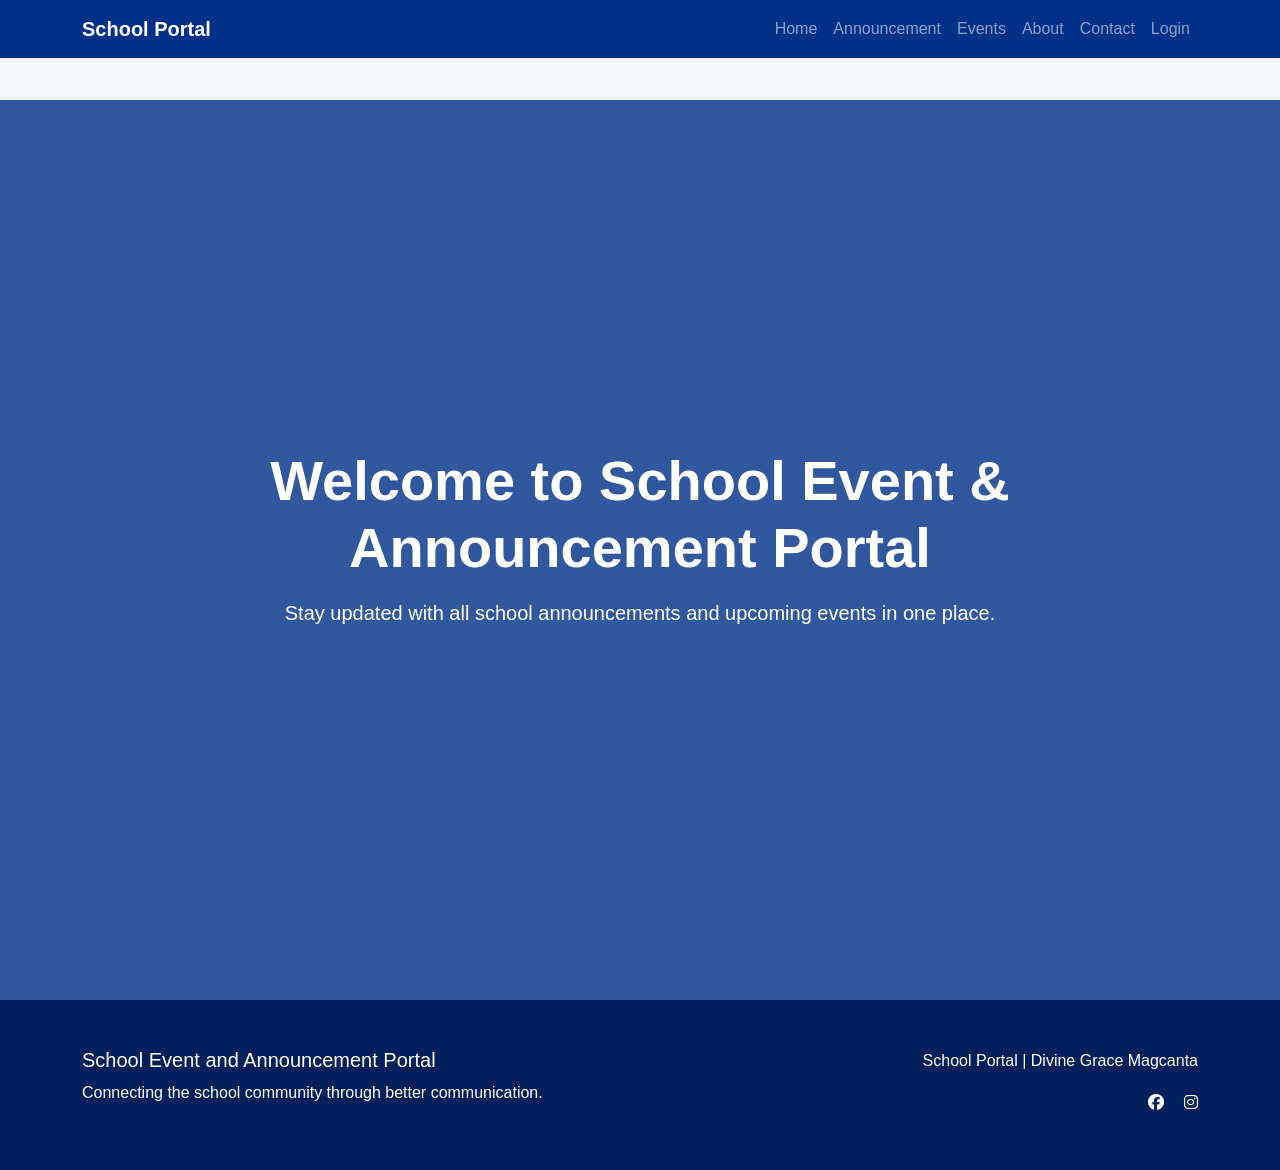
<file: index.html>
<!DOCTYPE html>
<html lang="en">
<head>
    <meta charset="UTF-8">
    <meta name="viewport" content="width=device-width, initial-scale=1.0">
    <title>School Event and Announcement Portal</title>
    <link href="https://cdn.jsdelivr.net/npm/bootstrap@5.3.3/dist/css/bootstrap.min.css" rel="stylesheet">
    <link href="https://cdnjs.cloudflare.com/ajax/libs/font-awesome/6.5.1/css/all.min.css" rel="stylesheet">
    <link rel="stylesheet" href="style.css">
</head>
    
<body>
<!-- NAVBAR -->
<nav class="navbar navbar-expand-lg navbar-dark">
    <div class="container">
        <a class="navbar-brand fw-bold" href="#">School Portal</a>
        <button class="navbar-toggler" type="button" data-bs-toggle="collapse" data-bs-target="#navbarNav">
            <span class="navbar-toggler-icon"></span>
        </button>
        <div class="collapse navbar-collapse" id="navbarNav">
            <ul class="navbar-nav ms-auto">
                <li class="nav-item"><a class="nav-link" href="index.html">Home</a></li>
                <li class="nav-item"><a class="nav-link" href="announcement.html">Announcement</a></li>
                <li class="nav-item"><a class="nav-link" href="events.html">Events</a></li>
                <li class="nav-item"><a class="nav-link" href="about.html">About</a></li>
                <li class="nav-item"><a class="nav-link" href="contact.html">Contact</a></li>
                <li class="nav-item"><a class="nav-link" href="login-register.html">Login</a></li>
            </ul>
        </div>
    </div>
</nav>

<!-- HERO / HOME SECTION -->
<section id="home" class="hero text-center">
    <div class="container">
        <h1 class="display-4 fw-bold mb-3">Welcome to School Event & Announcement Portal</h1>
        <p class="lead mb-4">Stay updated with all school announcements and upcoming events in one place.</p>
        <div class="d-flex justify-content-center gap-3">
        </div>
    </div>
</section>
</footer>

<script src="https://cdn.jsdelivr.net/npm/bootstrap@5.3.3/dist/js/bootstrap.bundle.min.js"></script>


<!-- FOOTER -->
<footer class="footer text-white py-5">
    <div class="container">
        <div class="row">
            <div class="col-md-6">
                <h5>School Event and Announcement Portal</h5>
                <p>Connecting the school community through better communication.</p>
            </div>
            <div class="col-md-6 text-md-end">
                <p>School Portal | Divine Grace Magcanta</p>
                <div>
                    <a href="#" class="text-white me-3"><i class="fab fa-facebook"></i></a>
                    <a href="#" class="text-white"><i class="fab fa-instagram"></i></a>
                </div>
            </div>
        </div>
    </div>
</footer>
</body>
</html>
</file>
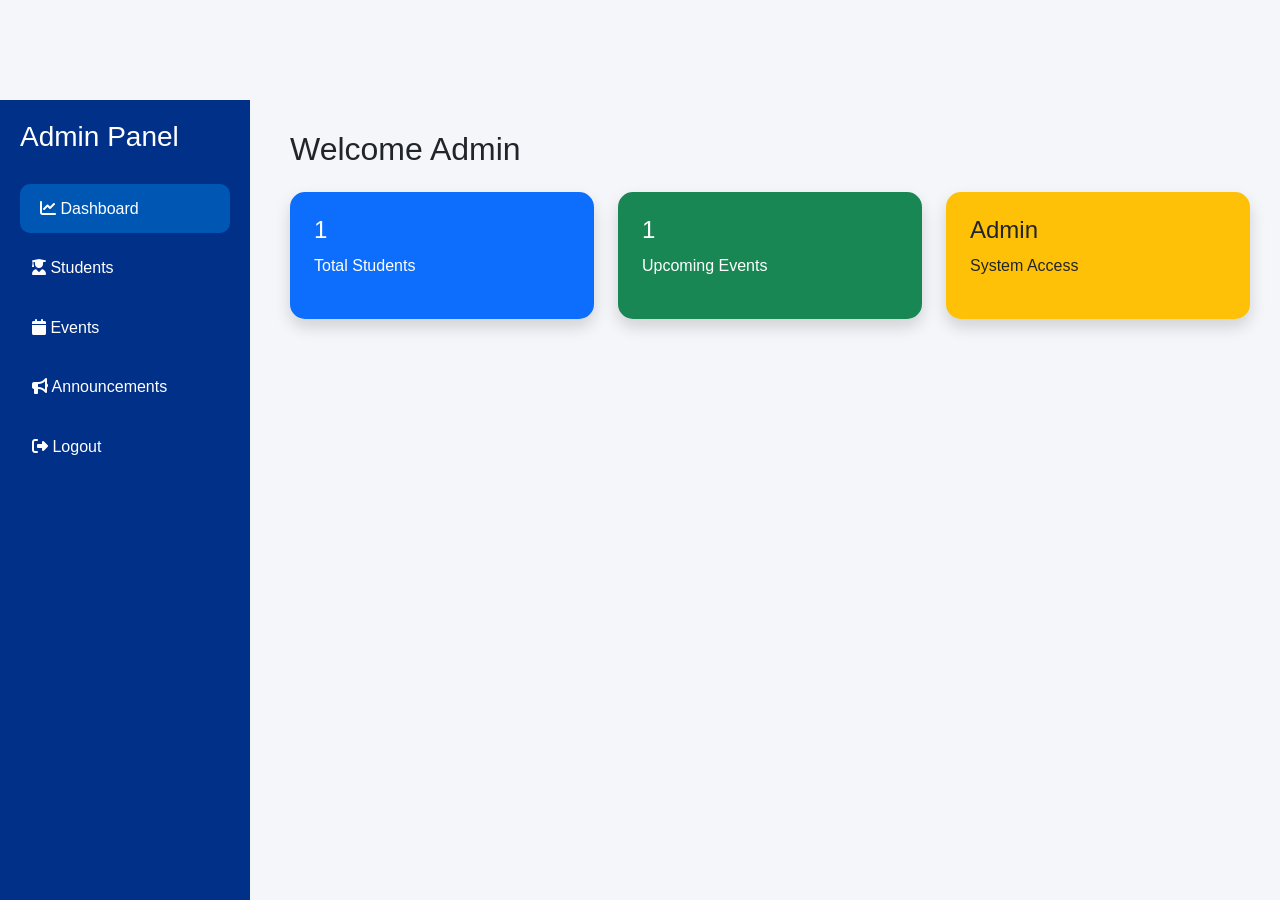
<file: admin-dashboard.html>
<!DOCTYPE html>
<html lang="en">
<head>
    <meta charset="UTF-8">
    <meta name="viewport" content="width=device-width, initial-scale=1.0">

    <title>Admin Dashboard</title>

    <!-- Bootstrap -->
    <link href="https://cdn.jsdelivr.net/npm/bootstrap@5.3.3/dist/css/bootstrap.min.css" rel="stylesheet">
    <link rel="stylesheet" href="style.css">
    <!-- Font Awesome -->
    <link href="https://cdnjs.cloudflare.com/ajax/libs/font-awesome/6.5.1/css/all.min.css" rel="stylesheet">

    <style>

        body{
            background:#f4f6f9;
            font-family:Arial, sans-serif;
            overflow-x:hidden;
        }

        /* SIDEBAR */
        .sidebar{
            width:250px;
            height:100vh;
            background:#003087;
            position:fixed;
            padding:20px;
            color:white;
        }

        .sidebar h3{
            margin-bottom:30px;
        }

        .sidebar a{
            display:block;
            color:white;
            text-decoration:none;
            padding:12px;
            border-radius:10px;
            margin-bottom:10px;
            transition:0.3s;
        }

        .sidebar a:hover,
        .sidebar a.active{
            background:#0056b3;
            padding-left:20px;
        }

        /* MAIN */
        .main-content{
            margin-left:260px;
            padding:30px;
        }

        /* CARDS */
        .card{
            border:none;
            border-radius:15px;
            transition:0.3s;
        }

        .card:hover{
            transform:translateY(-5px);
            box-shadow:0 10px 20px rgba(0,0,0,0.2);
        }

        /* SECTIONS */
        .dashboard-section{
            display:none;
            animation:fade 0.5s ease;
        }

        .dashboard-section.active{
            display:block;
        }

        @keyframes fade{
            from{
                opacity:0;
                transform:translateY(20px);
            }

            to{
                opacity:1;
                transform:translateY(0);
            }
        }

        /* MOBILE */
        @media(max-width:768px){

            .sidebar{
                width:100%;
                height:auto;
                position:relative;
            }

            .main-content{
                margin-left:0;
            }

        }

    </style>
</head>

<body>

<!-- SIDEBAR -->
<div class="sidebar">

    <h3>Admin Panel</h3>

    <a href="#" class="menu-link active" data-section="dashboardSection">
        <i class="fas fa-chart-line"></i> Dashboard
    </a>

    <a href="#" class="menu-link" data-section="studentsSection">
        <i class="fas fa-user-graduate"></i> Students
    </a>

    <a href="#" class="menu-link" data-section="eventsSection">
        <i class="fas fa-calendar"></i> Events
    </a>

    <a href="#" class="menu-link" data-section="announcementSection">
        <i class="fas fa-bullhorn"></i> Announcements
    </a>

    <a href="#" onclick="logoutAdmin()">
        <i class="fas fa-sign-out-alt"></i> Logout
    </a>

</div>

<!-- MAIN CONTENT -->
<div class="main-content">

    <!-- DASHBOARD -->
    <div id="dashboardSection" class="dashboard-section active">

        <h2 class="mb-4">Welcome Admin</h2>

        <div class="row g-4">

            <div class="col-md-4">
                <div class="card shadow p-4 bg-primary text-white">
                    <h4 id="studentCount">1</h4>
                    <p>Total Students</p>
                </div>
            </div>

            <div class="col-md-4">
                <div class="card shadow p-4 bg-success text-white">
                    <h4 id="eventCount">1</h4>
                    <p>Upcoming Events</p>
                </div>
            </div>

            <div class="col-md-4">
                <div class="card shadow p-4 bg-warning">
                    <h4>Admin</h4>
                    <p>System Access</p>
                </div>
            </div>

        </div>

    </div>

    <!-- STUDENTS -->
    <div id="studentsSection" class="dashboard-section">

        <div class="card shadow p-4">

            <div class="d-flex justify-content-between mb-3">

                <h3>Student List</h3>

                <button class="btn btn-primary"
                        data-bs-toggle="modal"
                        data-bs-target="#addStudentModal">
                    Add Student
                </button>

            </div>

            <!-- SEARCH -->
            <input type="text"
                   id="searchStudent"
                   class="form-control mb-3"
                   placeholder="Search Student..."
                   onkeyup="searchStudent()">

            <table class="table table-striped">

                <thead class="table-dark">
                    <tr>
                        <th>ID</th>
                        <th>Name</th>
                        <th>Course</th>
                        <th>Action</th>
                    </tr>
                </thead>

                <tbody id="studentTable">

                    <tr>
                        <td>2023001</td>
                        <td>Stefhanie Joy </td>
                        <td>BSIT</td>

                        <td>
                            <button class="btn btn-danger btn-sm"
                                    onclick="deleteRow(this)">
                                Delete
                            </button>
                        </td>
                    </tr>

                </tbody>

            </table>

        </div>

    </div>

    <!-- EVENTS -->
    <div id="eventsSection" class="dashboard-section">

        <div class="card shadow p-4">

            <h3 class="mb-3">Manage Events</h3>

            <input type="text"
                   id="eventInput"
                   class="form-control mb-3"
                   placeholder="Enter Event Name">

            <button class="btn btn-success mb-3"
                    onclick="addEvent()">
                Add Event
            </button>

            <ul class="list-group" id="eventList">

                <li class="list-group-item">
                    Graduation Ceremony
                </li>

            </ul>

        </div>

    </div>

    <!-- ANNOUNCEMENTS -->
    <div id="announcementSection" class="dashboard-section">

        <div class="card shadow p-4">

            <h3 class="mb-3">Announcements</h3>

            <textarea id="announcementText"
                      class="form-control mb-3"
                      rows="4"
                      placeholder="Write announcement..."></textarea>

            <button class="btn btn-primary"
                    onclick="postAnnouncement()">
                Post Announcement
            </button>

            <div id="announcementList" class="mt-4"></div>

        </div>

    </div>

</div>

<!-- ADD STUDENT MODAL -->
<div class="modal fade" id="addStudentModal">

    <div class="modal-dialog">

        <div class="modal-content">

            <div class="modal-header bg-primary text-white">

                <h5>Add Student</h5>

                <button class="btn-close btn-close-white"
                        data-bs-dismiss="modal"></button>

            </div>

            <div class="modal-body">

                <input type="text"
                       id="studentId"
                       class="form-control mb-3"
                       placeholder="Student ID">

                <input type="text"
                       id="studentName"
                       class="form-control mb-3"
                       placeholder="Student Name">

                <input type="text"
                       id="studentCourse"
                       class="form-control mb-3"
                       placeholder="Course">

                <button class="btn btn-primary w-100"
                        onclick="addStudent()">
                    Save Student
                </button>

            </div>

        </div>

    </div>

</div>

<!-- Bootstrap -->
<script src="https://cdn.jsdelivr.net/npm/bootstrap@5.3.3/dist/js/bootstrap.bundle.min.js"></script>

<script>

/* SIDEBAR NAVIGATION */

const links = document.querySelectorAll(".menu-link");

links.forEach(link => {

    link.addEventListener("click", function(e){

        e.preventDefault();

        // REMOVE ACTIVE
        links.forEach(l => l.classList.remove("active"));

        // ADD ACTIVE
        this.classList.add("active");

        // HIDE SECTIONS
        document.querySelectorAll(".dashboard-section")
        .forEach(section => {
            section.classList.remove("active");
        });

        // SHOW TARGET
        const target = this.getAttribute("data-section");

        document.getElementById(target)
        .classList.add("active");

    });

});


/* ADD STUDENT */

function addStudent(){

    const id = document.getElementById("studentId").value;
    const name = document.getElementById("studentName").value;
    const course = document.getElementById("studentCourse").value;

    if(id === "" || name === "" || course === ""){

        alert("Please fill all fields!");
        return;

    }

    const table = document.getElementById("studentTable");

    table.innerHTML += `
        <tr>
            <td>${id}</td>
            <td>${name}</td>
            <td>${course}</td>

            <td>
                <button class="btn btn-danger btn-sm"
                        onclick="deleteRow(this)">
                    Delete
                </button>
            </td>
        </tr>
    `;

    // UPDATE COUNT
    document.getElementById("studentCount").innerText =
        document.querySelectorAll("#studentTable tr").length;

    // CLEAR
    document.getElementById("studentId").value = "";
    document.getElementById("studentName").value = "";
    document.getElementById("studentCourse").value = "";

    // CLOSE MODAL
    bootstrap.Modal.getInstance(
        document.getElementById("addStudentModal")
    ).hide();

}


/* DELETE STUDENT */

function deleteRow(button){

    button.closest("tr").remove();

    document.getElementById("studentCount").innerText =
        document.querySelectorAll("#studentTable tr").length;

}


/* SEARCH STUDENT */

function searchStudent(){

    const input =
        document.getElementById("searchStudent")
        .value.toLowerCase();

    const rows =
        document.querySelectorAll("#studentTable tr");

    rows.forEach(row => {

        row.style.display =
            row.innerText.toLowerCase().includes(input)
            ? ""
            : "none";

    });

}


/* ADD EVENT */

function addEvent(){

    const input =
        document.getElementById("eventInput");

    if(input.value === ""){

        alert("Enter event!");
        return;

    }

    document.getElementById("eventList")
    .innerHTML += `
        <li class="list-group-item">
            ${input.value}
        </li>
    `;

    document.getElementById("eventCount").innerText =
        document.querySelectorAll("#eventList li").length;

    input.value = "";

}


/* POST ANNOUNCEMENT */

function postAnnouncement(){

    const text =
        document.getElementById("announcementText");

    if(text.value === ""){

        alert("Write announcement!");
        return;

    }

    document.getElementById("announcementList")
    .innerHTML += `
        <div class="alert alert-primary">
            ${text.value}
        </div>
    `;

    text.value = "";

}


/* LOGOUT */

function logoutAdmin(){

    alert("Logged out!");

    window.location.href = "index.html";

}

</script>

</body>
</html>
</file>
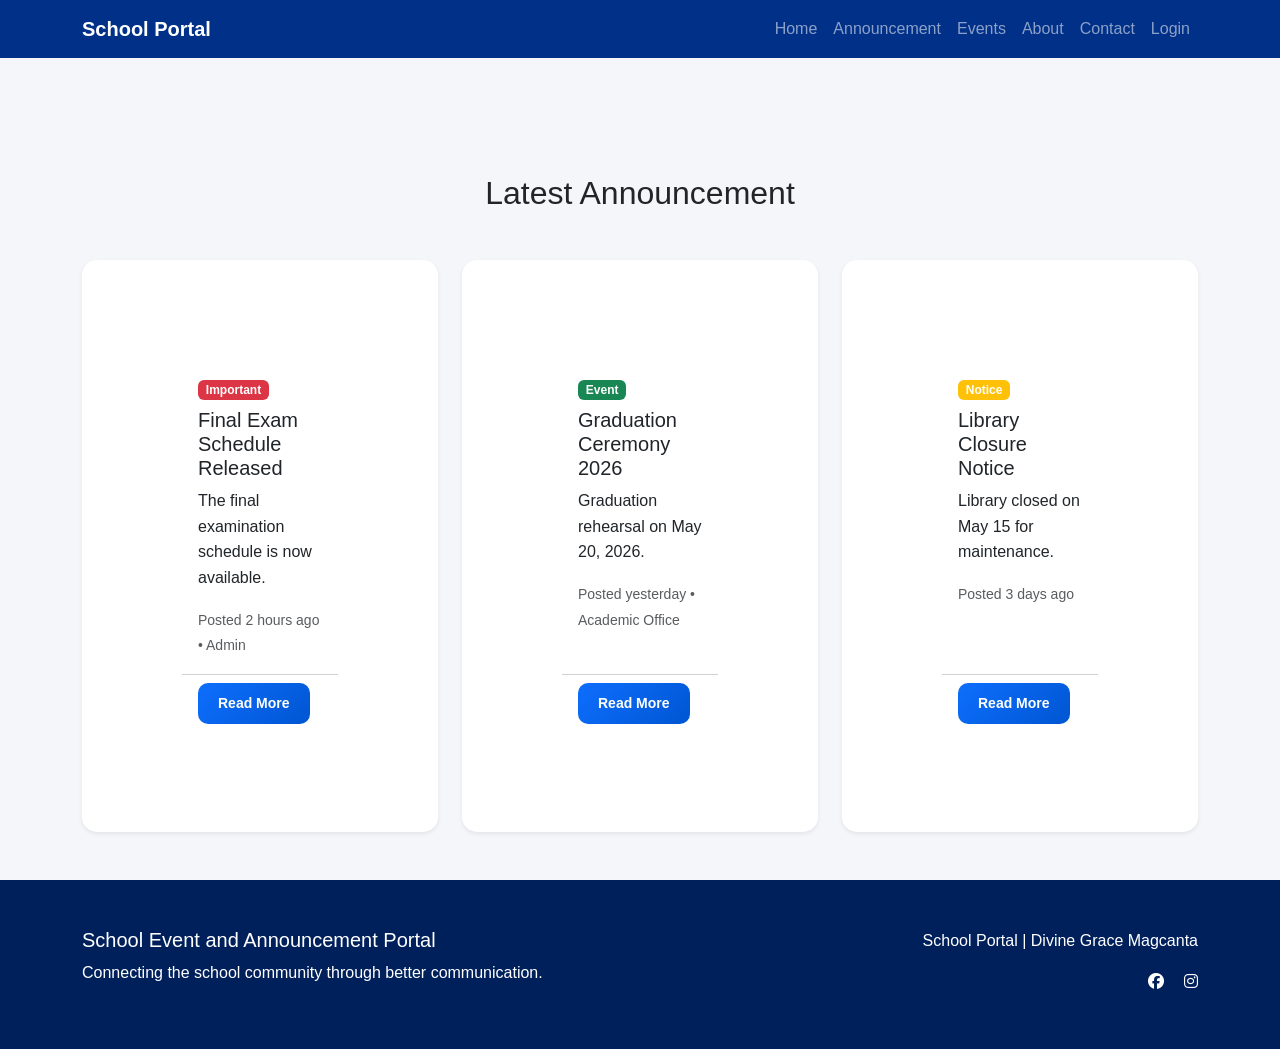
<file: announcement.html>
<!DOCTYPE html>
<html lang="en">
<head>
    <meta charset="UTF-8">
    <meta name="viewport" content="width=device-width, initial-scale=1.0">
    <title>School Event and Announcement Portal</title>
    <link href="https://cdn.jsdelivr.net/npm/bootstrap@5.3.3/dist/css/bootstrap.min.css" rel="stylesheet">
    <link href="https://cdnjs.cloudflare.com/ajax/libs/font-awesome/6.5.1/css/all.min.css" rel="stylesheet">
    <link rel="stylesheet" href="style.css">
</head>
    
<body>
<!-- NAVBAR -->
<nav class="navbar navbar-expand-lg navbar-dark">
    <div class="container">
        <a class="navbar-brand fw-bold" href="#">School Portal</a>
        <button class="navbar-toggler" type="button" data-bs-toggle="collapse" data-bs-target="#navbarNav">
            <span class="navbar-toggler-icon"></span>
        </button>
        <div class="collapse navbar-collapse" id="navbarNav">
            <ul class="navbar-nav ms-auto">
                <li class="nav-item"><a class="nav-link" href="index.html">Home</a></li>
                <li class="nav-item"><a class="nav-link" href="announcement.html">Announcement</a></li>
                <li class="nav-item"><a class="nav-link" href="events.html">Events</a></li>
                <li class="nav-item"><a class="nav-link" href="about.html">About</a></li>
                <li class="nav-item"><a class="nav-link" href="contact.html">Contact</a></li>
                <li class="nav-item"><a class="nav-link" href="login-register.html">Login</a></li>
            </ul>
        </div>
    </div>
</nav>

<!-- ANNOUNCEMENTS SECTION -->
<section id="announcement" class="py-5">
    <div class="container">
    <br>
        <h2 class="text-center mb-5">Latest Announcement</h2>
        <div class="row g-4">

            <!-- CARD 1 -->
            <div class="col-md-6 col-lg-4">
                <div class="card card-announcement h-100 shadow-sm">
                    <div class="card-body">
                        <span class="badge bg-danger mb-2">Important</span>
                        <h5 class="card-title">Final Exam Schedule Released</h5>
                        <p class="card-text">The final examination schedule is now available.</p>
                        <small class="text-muted">Posted 2 hours ago • Admin</small>
                    </div>
                    <div class="card-footer bg-white">
                        <button class="btn btn-sm btn-primary"
                                data-bs-toggle="modal"
                                data-bs-target="#modal1">
                            Read More
                        </button>
                    </div>
                </div>
            </div>

            <!-- CARD 2 -->
            <div class="col-md-6 col-lg-4">
                <div class="card card-announcement h-100 shadow-sm">
                    <div class="card-body">
                        <span class="badge bg-success mb-2">Event</span>
                        <h5 class="card-title">Graduation Ceremony 2026</h5>
                        <p class="card-text">Graduation rehearsal on May 20, 2026.</p>
                        <small class="text-muted">Posted yesterday • Academic Office</small>
                    </div>
                    <div class="card-footer bg-white">
                        <button class="btn btn-sm btn-primary"
                                data-bs-toggle="modal"
                                data-bs-target="#modal2">
                            Read More
                        </button>
                    </div>
                </div>
            </div>

            <!-- CARD 3 -->
            <div class="col-md-6 col-lg-4">
                <div class="card card-announcement h-100 shadow-sm">
                    <div class="card-body">
                        <span class="badge bg-warning mb-2">Notice</span>
                        <h5 class="card-title">Library Closure Notice</h5>
                        <p class="card-text">Library closed on May 15 for maintenance.</p>
                        <small class="text-muted">Posted 3 days ago</small>
                    </div>
                    <div class="card-footer bg-white">
                        <button class="btn btn-sm btn-primary"
                                data-bs-toggle="modal"
                                data-bs-target="#modal3">
                            Read More
                        </button>
                    </div>
                </div>
            </div>

        </div>
    </div>
</section>

<!-- MODAL 1 -->
<div class="modal fade" id="modal1" tabindex="-1">
  <div class="modal-dialog">
    <div class="modal-content">
      <div class="modal-header">
        <h5 class="modal-title">Final Exam Schedule</h5>
        <button type="button" class="btn-close" data-bs-dismiss="modal"></button>
      </div>
      <div class="modal-body">
        The final examination schedule is now available. Please check your dashboard for complete subject schedules.
      </div>
    </div>
  </div>
</div>

<!-- MODAL 2 -->
<div class="modal fade" id="modal2" tabindex="-1">
  <div class="modal-dialog">
    <div class="modal-content">
      <div class="modal-header">
        <h5 class="modal-title">Graduation Ceremony 2026</h5>
        <button type="button" class="btn-close" data-bs-dismiss="modal"></button>
      </div>
      <div class="modal-body">
        All graduating students must attend the rehearsal on May 20, 2026 at the main auditorium.
      </div>
    </div>
  </div>
</div>

<!-- MODAL 3 -->
<div class="modal fade" id="modal3" tabindex="-1">
  <div class="modal-dialog">
    <div class="modal-content">
      <div class="modal-header">
        <h5 class="modal-title">Library Closure</h5>
        <button type="button" class="btn-close" data-bs-dismiss="modal"></button>
      </div>
      <div class="modal-body">
        The library will be closed for maintenance. Online resources are still accessible.
      </div>
    </div>
  </div>
</div>

<!-- Bootstrap JS (IMPORTANT) -->
<script src="https://cdn.jsdelivr.net/npm/bootstrap@5.3.3/dist/js/bootstrap.bundle.min.js"></script>


<!-- FOOTER -->
<footer class="footer text-white py-5">
    <div class="container">
        <div class="row">
            <div class="col-md-6">
                <h5>School Event and Announcement Portal</h5>
                <p>Connecting the school community through better communication.</p>
            </div>
            <div class="col-md-6 text-md-end">
                <p>School Portal | Divine Grace Magcanta</p>
                <div>
                    <a href="#" class="text-white me-3"><i class="fab fa-facebook"></i></a>
                    <a href="#" class="text-white"><i class="fab fa-instagram"></i></a>
                </div>
            </div>
        </div>
    </div>
</footer>
</body>
</html>
</file>
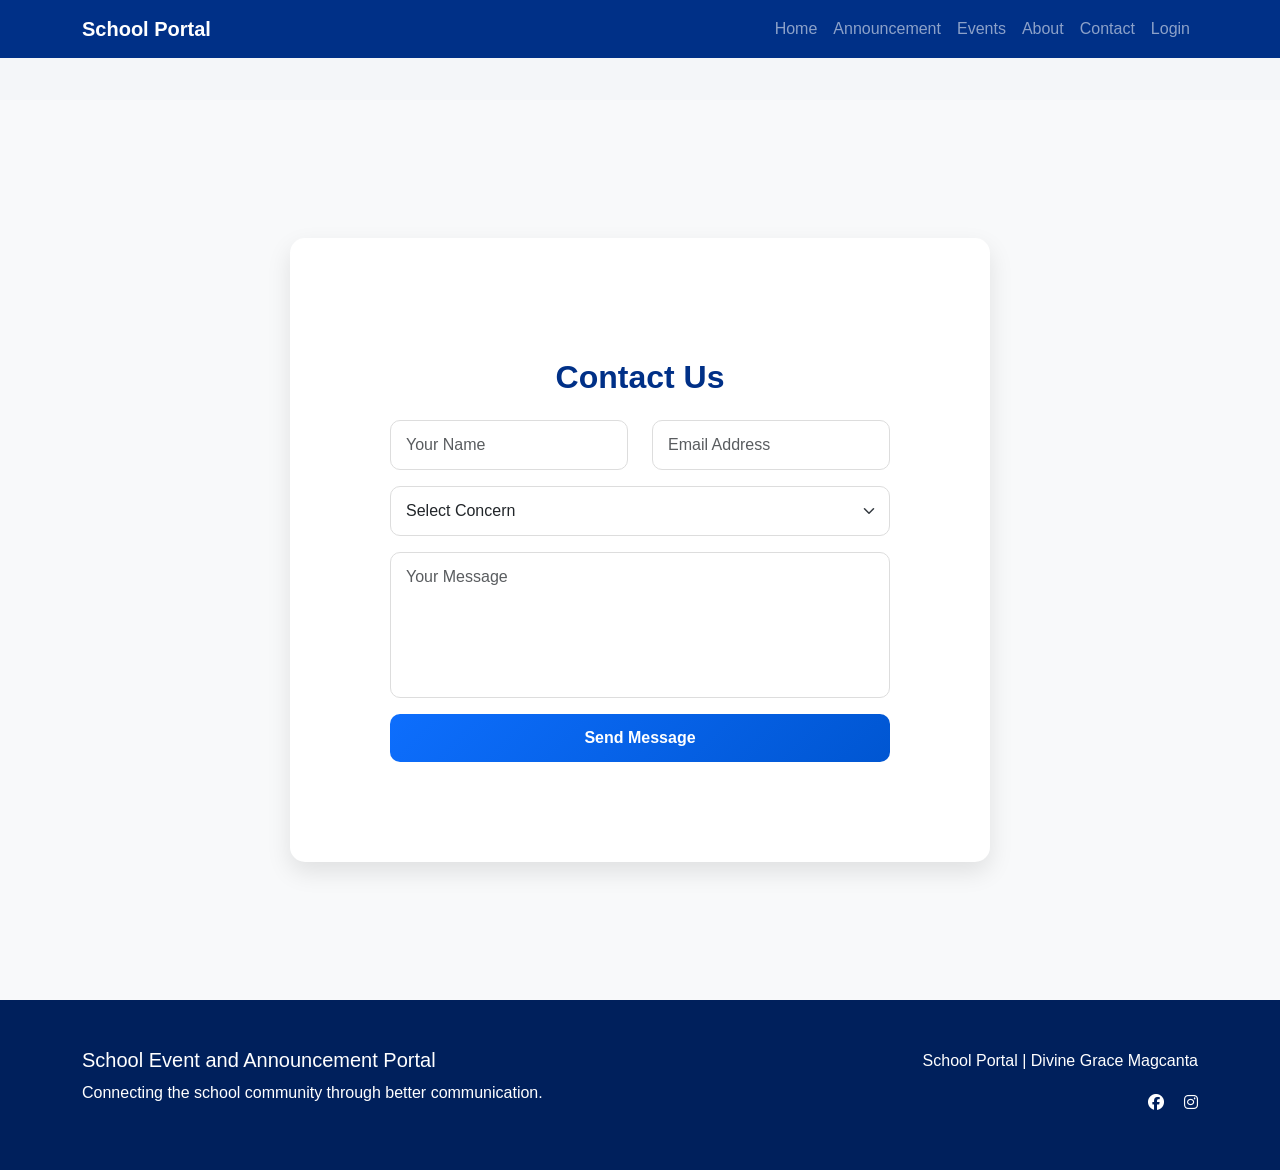
<file: contact.html>
<!DOCTYPE html>
<html lang="en">
<head>
    <meta charset="UTF-8">
    <meta name="viewport" content="width=device-width, initial-scale=1.0">
    <title>School Event and Announcement Portal</title>
    <link href="https://cdn.jsdelivr.net/npm/bootstrap@5.3.3/dist/css/bootstrap.min.css" rel="stylesheet">
    <link href="https://cdnjs.cloudflare.com/ajax/libs/font-awesome/6.5.1/css/all.min.css" rel="stylesheet">
    <link rel="stylesheet" href="style.css">
</head>
    
<body>
<!-- NAVBAR -->
<nav class="navbar navbar-expand-lg navbar-dark">
    <div class="container">
        <a class="navbar-brand fw-bold" href="#">School Portal</a>
        <button class="navbar-toggler" type="button" data-bs-toggle="collapse" data-bs-target="#navbarNav">
            <span class="navbar-toggler-icon"></span>
        </button>
        <div class="collapse navbar-collapse" id="navbarNav">
            <ul class="navbar-nav ms-auto">
                <li class="nav-item"><a class="nav-link" href="index.html">Home</a></li>
                <li class="nav-item"><a class="nav-link" href="announcement.html">Announcement</a></li>
                <li class="nav-item"><a class="nav-link" href="events.html">Events</a></li>
                <li class="nav-item"><a class="nav-link" href="about.html">About</a></li>
                <li class="nav-item"><a class="nav-link" href="contact.html">Contact</a></li>
                <li class="nav-item"><a class="nav-link" href="login-register.html">Login</a></li>
            </ul>
        </div>
    </div>
</nav>

<!-- CONTACT SECTION -->
<section id="contact" class="py-5 bg-light">
    <div class="container">
        <div class="row">
            <div class="col-lg-8 mx-auto">
                <h2 class="text-center mb-4">Contact Us</h2>

                <!-- FORM -->
                <form id="contactForm">

                    <div class="row">
                        <div class="col-md-6 mb-3">
                            <input type="text" class="form-control" id="name" placeholder="Your Name" required>
                        </div>
                        <div class="col-md-6 mb-3">
                            <input type="email" class="form-control" id="email" placeholder="Email Address" required>
                        </div>
                    </div>

                    <div class="mb-3">
                        <select class="form-select" id="subject" required>
                            <option value="">Select Concern</option>
                            <option>General Inquiry</option>
                            <option>Technical Issue</option>
                            <option>Event Suggestion</option>
                        </select>
                    </div>

                    <div class="mb-3">
                        <textarea class="form-control" id="message" rows="5" placeholder="Your Message" required></textarea>
                    </div>

                    <button type="submit" class="btn btn-primary w-100">
                        Send Message
                    </button>

                </form>

            </div>
        </div>
    </div>
</section>

<!-- FOOTER -->
<footer class="footer text-white py-5">
    <div class="container">
        <div class="row">
            <div class="col-md-6">
                <h5>School Event and Announcement Portal</h5>
                <p>Connecting the school community through better communication.</p>
            </div>
            <div class="col-md-6 text-md-end">
                <p>School Portal | Divine Grace Magcanta</p>
                <div>
                    <a href="#" class="text-white me-3"><i class="fab fa-facebook"></i></a>
                    <a href="#" class="text-white"><i class="fab fa-instagram"></i></a>
                </div>
            </div>
        </div>
    </div>
</footer>
</body>
</html>
</file>
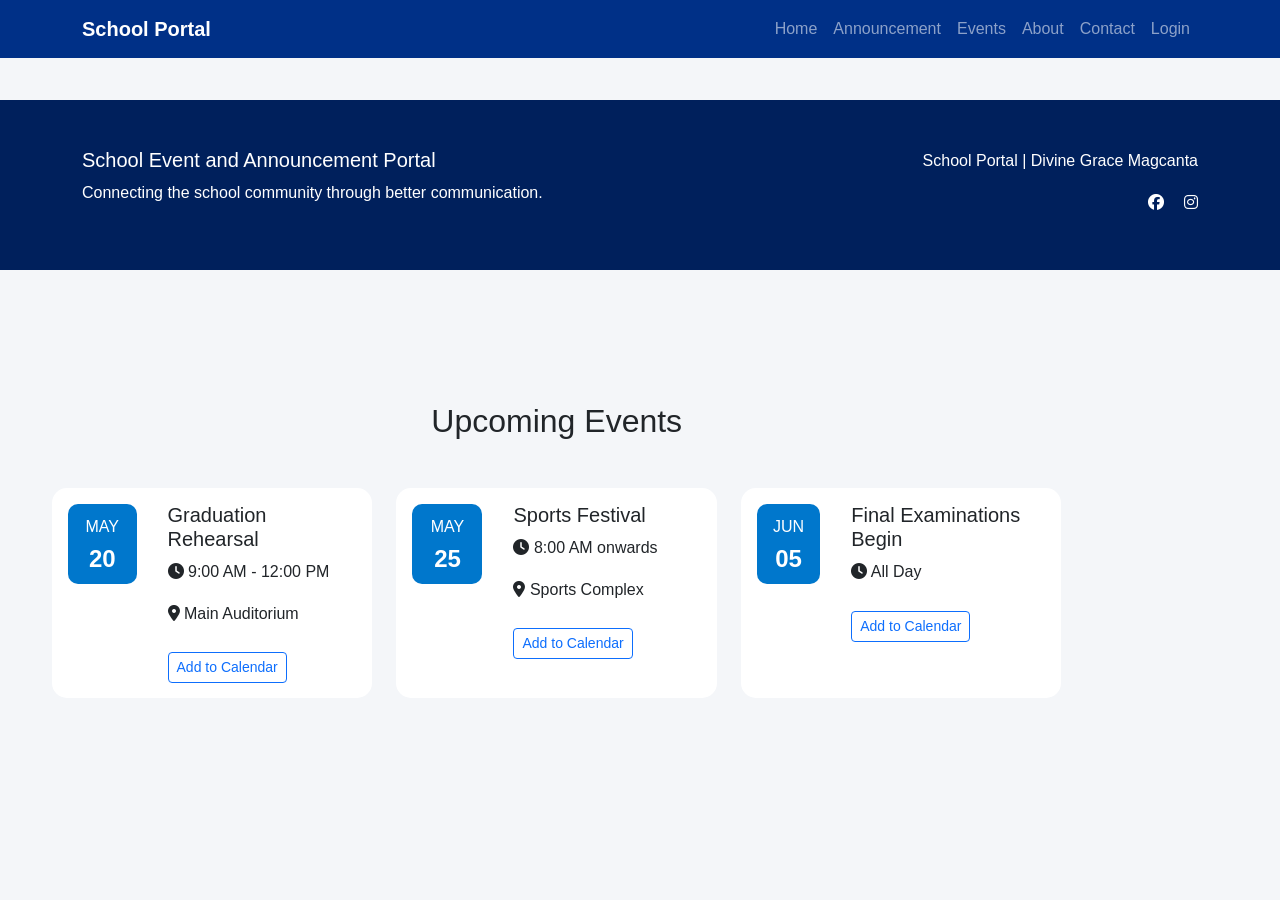
<file: events.html>
<!DOCTYPE html>
<html lang="en">
<head>
    <meta charset="UTF-8">
    <meta name="viewport" content="width=device-width, initial-scale=1.0">
    <title>School Event and Announcement Portal</title>
    <link href="https://cdn.jsdelivr.net/npm/bootstrap@5.3.3/dist/css/bootstrap.min.css" rel="stylesheet">
    <link href="https://cdnjs.cloudflare.com/ajax/libs/font-awesome/6.5.1/css/all.min.css" rel="stylesheet">
    <link rel="stylesheet" href="style.css">
</head>
    
<body>
<!-- NAVBAR -->
<nav class="navbar navbar-expand-lg navbar-dark">
    <div class="container">
        <a class="navbar-brand fw-bold" href="#">School Portal</a>
        <button class="navbar-toggler" type="button" data-bs-toggle="collapse" data-bs-target="#navbarNav">
            <span class="navbar-toggler-icon"></span>
        </button>
        <div class="collapse navbar-collapse" id="navbarNav">
            <ul class="navbar-nav ms-auto">
                <li class="nav-item"><a class="nav-link" href="index.html">Home</a></li>
                <li class="nav-item"><a class="nav-link" href="announcement.html">Announcement</a></li>
                <li class="nav-item"><a class="nav-link" href="events.html">Events</a></li>
                <li class="nav-item"><a class="nav-link" href="about.html">About</a></li>
                <li class="nav-item"><a class="nav-link" href="contact.html">Contact</a></li>
                <li class="nav-item"><a class="nav-link" href="login-register.html">Login</a></li>
                 
            </ul>
        </div>
    </div>
</nav>

<!-- EVENTS SECTION -->
<section id="events" class="py-5">
    <div class="container">
        <h2 class="text-center mb-5">Upcoming Events</h2>

        <div class="row g-4">

            <!-- EVENT 1 -->
            <div class="col-lg-4">
                <div class="card h-100">
                    <div class="d-flex">
                        <div class="event-date m-3">
                            <div>MAY</div>
                            <div class="fs-4 fw-bold">20</div>
                        </div>
                        <div class="card-body">
                            <h5>Graduation Rehearsal</h5>
                            <p><i class="fas fa-clock"></i> 9:00 AM - 12:00 PM</p>
                            <p><i class="fas fa-map-marker-alt"></i> Main Auditorium</p>

                            <button class="btn btn-outline-primary btn-sm"
                                data-bs-toggle="modal"
                                data-bs-target="#event1">
                                Add to Calendar
                            </button>
                        </div>
                    </div>
                </div>
            </div>

            <!-- EVENT 2 -->
            <div class="col-lg-4">
                <div class="card h-100">
                    <div class="d-flex">
                        <div class="event-date m-3">
                            <div>MAY</div>
                            <div class="fs-4 fw-bold">25</div>
                        </div>
                        <div class="card-body">
                            <h5>Sports Festival</h5>
                            <p><i class="fas fa-clock"></i> 8:00 AM onwards</p>
                            <p><i class="fas fa-map-marker-alt"></i> Sports Complex</p>

                            <button class="btn btn-outline-primary btn-sm"
                                data-bs-toggle="modal"
                                data-bs-target="#event2">
                                Add to Calendar
                            </button>
                        </div>
                    </div>
                </div>
            </div>

            <!-- EVENT 3 -->
            <div class="col-lg-4">
                <div class="card h-100">
                    <div class="d-flex">
                        <div class="event-date m-3">
                            <div>JUN</div>
                            <div class="fs-4 fw-bold">05</div>
                        </div>
                        <div class="card-body">
                            <h5>Final Examinations Begin</h5>
                            <p><i class="fas fa-clock"></i> All Day</p>

                            <button class="btn btn-outline-primary btn-sm"
                                data-bs-toggle="modal"
                                data-bs-target="#event3">
                                Add to Calendar
                            </button>
                        </div>
                    </div>
                </div>
            </div>

        </div>
    </div>
</section>

<!-- ================= MODALS ================= -->

<!-- MODAL 1 -->
<div class="modal fade" id="event1">
    <div class="modal-dialog">
        <div class="modal-content">
            <div class="modal-header bg-primary text-white">
                <h5 class="modal-title">Graduation Rehearsal</h5>
                <button class="btn-close" data-bs-dismiss="modal"></button>
            </div>
            <div class="modal-body">
                <p>Date: May 20</p>
                <p>Time: 9:00 AM - 12:00 PM</p>
                <p>Location: Main Auditorium</p>
            </div>
        </div>
    </div>
</div>

<!-- MODAL 2 -->
<div class="modal fade" id="event2">
    <div class="modal-dialog">
        <div class="modal-content">
            <div class="modal-header bg-primary text-white">
                <h5 class="modal-title">Sports Festival</h5>
                <button class="btn-close" data-bs-dismiss="modal"></button>
            </div>
            <div class="modal-body">
                <p>Date: May 25</p>
                <p>Time: 8:00 AM onwards</p>
                <p>Location: Sports Complex</p>
            </div>
        </div>
    </div>
</div>

<!-- MODAL 3 -->
<div class="modal fade" id="event3">
    <div class="modal-dialog">
        <div class="modal-content">
            <div class="modal-header bg-primary text-white">
                <h5 class="modal-title">Final Examinations</h5>
                <button class="btn-close" data-bs-dismiss="modal"></button>
            </div>
            <div class="modal-body">
                <p>Date: June 5</p>
                <p>Time: Whole Day</p>
            </div>
        </div>
    </div>
</div>

<!-- Bootstrap JS (IMPORTANT PARA GUMANA BUTTONS) -->
<script src="https://cdn.jsdelivr.net/npm/bootstrap@5.3.3/dist/js/bootstrap.bundle.min.js"></script>

</body>
</html>


<!-- ================= MODALS ================= -->

<!-- EVENT MODAL -->
<div class="modal fade" id="eventModal">
    <div class="modal-dialog">
        <div class="modal-content">
            <div class="modal-header bg-primary text-white">
                <h5 class="modal-title">Graduation Rehearsal</h5>
                <button class="btn-close" data-bs-dismiss="modal"></button>
            </div>
            <div class="modal-body">
                <p>Date: May 20</p>
                <p>Time: 9:00 AM - 12:00 PM</p>
                <p>Location: Main Auditorium</p>
            </div>
        </div>
    </div>
</div>

<!-- GRADES MODAL -->
<div class="modal fade" id="gradesModal">
    <div class="modal-dialog">
        <div class="modal-content">
            <div class="modal-header bg-success text-white">
                <h5 class="modal-title">Midterm Grades</h5>
                <button class="btn-close" data-bs-dismiss="modal"></button>
            </div>
            <div class="modal-body">
                <p>Math: 90</p>
                <p>English: 88</p>
                <p>Science: 92</p>
            </div>
        </div>
    </div>
</div>

<!-- ASSIGNMENT MODAL -->
<div class="modal fade" id="assignmentModal">
    <div class="modal-dialog">
        <div class="modal-content">
            <div class="modal-header bg-warning">
                <h5 class="modal-title">Pending Assignments</h5>
                <button class="btn-close" data-bs-dismiss="modal"></button>
            </div>
            <div class="modal-body">
                <p>Assignment 1: Math Problem Set</p>
                <p>Assignment 2: English Essay</p>
            </div>
        </div>
    </div>
</div>

<!-- Bootstrap JS (VERY IMPORTANT) -->
<script src="https://cdn.jsdelivr.net/npm/bootstrap@5.3.3/dist/js/bootstrap.bundle.min.js"></script>

<!-- FOOTER -->
<footer class="footer text-white py-5">
    <div class="container">
        <div class="row">
            <div class="col-md-6">
                <h5>School Event and Announcement Portal</h5>
                <p>Connecting the school community through better communication.</p>
            </div>
            <div class="col-md-6 text-md-end">
                <p>School Portal | Divine Grace Magcanta</p>
                <div>
                    <a href="#" class="text-white me-3"><i class="fab fa-facebook"></i></a>
                    <a href="#" class="text-white"><i class="fab fa-instagram"></i></a>
                </div>
            </div>
        </div>
    </div>
</footer>
</body>
</html>
</file>
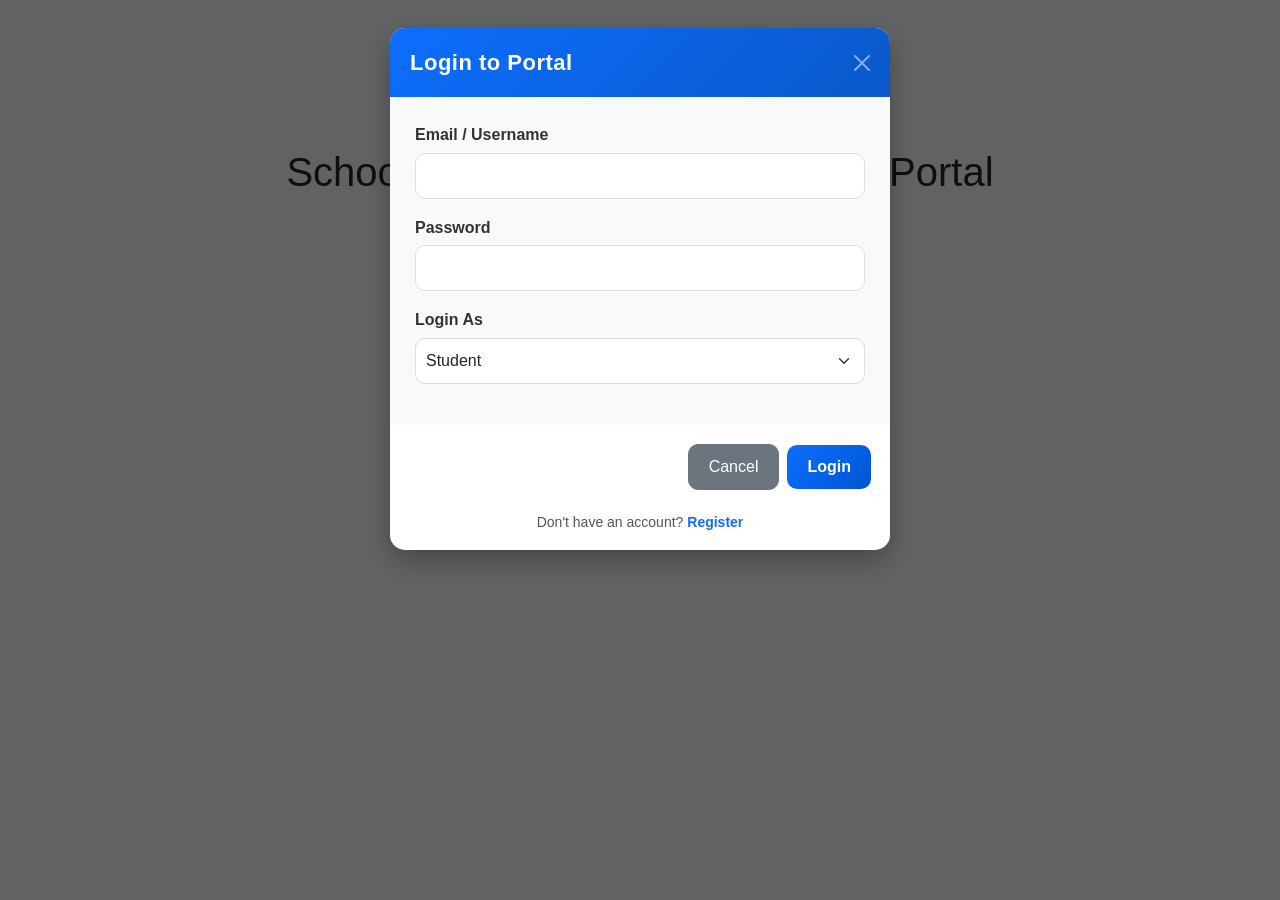
<file: login-register.html>
<!DOCTYPE html>
<html lang="en">
<head>
    <meta charset="UTF-8">
    <meta name="viewport" content="width=device-width, initial-scale=1.0">
    <title>School Event and Announcement Portal</title>
    <link href="https://cdn.jsdelivr.net/npm/bootstrap@5.3.3/dist/css/bootstrap.min.css" rel="stylesheet">
    <link href="https://cdnjs.cloudflare.com/ajax/libs/font-awesome/6.5.1/css/all.min.css" rel="stylesheet">
    <link rel="stylesheet" href="style.css">
</head>

<body>
<div class="container text-center mt-5">

    <h1 class="mb-4">School Event and Announcement Portal</h1>

    <button class="btn btn-primary me-2"
        data-bs-toggle="modal"
        data-bs-target="#loginModal">
        Login
    </button>

    <button class="btn btn-success"
        data-bs-toggle="modal"
        data-bs-target="#registerModal">
        Register
    </button>

</div>
<!-- LOGIN MODAL -->
<div class="modal fade" id="loginModal" tabindex="-1">
    <div class="modal-dialog">
        <div class="modal-content">

            <div class="modal-header bg-primary text-white">
                <h5 class="modal-title">Login to Portal</h5>
                <button type="button" class="btn-close btn-close-white" data-bs-dismiss="modal"></button>
            </div>

            <div class="modal-body">

                <div class="mb-3">
                    <label>Email / Username</label>
                    <input type="text" id="loginUser" class="form-control">
                </div>

                <div class="mb-3">
                    <label>Password</label>
                    <input type="password" id="loginPass" class="form-control">
                </div>

                <div class="mb-3">
                    <label>Login As</label>
                    <select id="loginRole" class="form-select">
                        <option value="student">Student</option>
                        <option value="admin">Admin</option>
                    </select>
                </div>

                <div id="loginError" class="text-danger text-center"></div>

            </div>

            <div class="modal-footer">
                <button class="btn btn-secondary" data-bs-dismiss="modal">
                    Cancel
                </button>

                <button class="btn btn-primary" onclick="loginUser()">
                    Login
                </button>
            </div>

            <div class="text-center pb-3">
                <small>
                    Don't have an account?
                    <a href="#" data-bs-toggle="modal" data-bs-target="#registerModal">
                        Register
                    </a>
                </small>
            </div>

        </div>
    </div>
</div>

<!-- REGISTER MODAL -->
<div class="modal fade" id="registerModal" tabindex="-1">
    <div class="modal-dialog">
        <div class="modal-content">

            <div class="modal-header bg-success text-white">
                <h5 class="modal-title">Create Account</h5>
                <button type="button" class="btn-close btn-close-white" data-bs-dismiss="modal"></button>
            </div>

            <div class="modal-body">

                <div class="mb-3">
                    <label>Full Name</label>
                    <input type="text" id="regName" class="form-control">
                </div>

                <div class="mb-3">
                    <label>Email</label>
                    <input type="email" id="regEmail" class="form-control">
                </div>

                <div class="mb-3">
                    <label>Password</label>
                    <input type="password" id="regPass" class="form-control">
                </div>

                <div class="mb-3">
                    <label>Register As</label>
                    <select id="regRole" class="form-select">
                        <option value="student">Student</option>
                        <option value="admin">Admin</option>
                    </select>
                </div>

                <div id="registerMessage" class="text-center"></div>

            </div>

            <div class="modal-footer">
                <button class="btn btn-success" onclick="registerUser()">
                    Register
                </button>
            </div>

        </div>
    </div>
</div>

<!-- BOOTSTRAP -->
<script src="https://cdn.jsdelivr.net/npm/bootstrap@5.3.3/dist/js/bootstrap.bundle.min.js"></script>

<script>

// REGISTER FUNCTION
function registerUser() {

    const name = document.getElementById("regName").value.trim();
    const email = document.getElementById("regEmail").value.trim();
    const password = document.getElementById("regPass").value.trim();
    const role = document.getElementById("regRole").value;

    const message = document.getElementById("registerMessage");

    message.innerHTML = "";

    // VALIDATION
    if(name === "" || email === "" || password === "") {
        message.innerHTML =
        "<span class='text-danger'>Please fill all fields!</span>";
        return;
    }

    // GET USERS
    let users = JSON.parse(localStorage.getItem("portalUsers")) || [];

    // CHECK EXISTING EMAIL
    const existingUser = users.find(user =>
        user.email.toLowerCase() === email.toLowerCase()
    );

    if(existingUser) {
        message.innerHTML =
        "<span class='text-danger'>Email already registered!</span>";
        return;
    }

    // SAVE USER
    users.push({
        name: name,
        email: email,
        password: password,
        role: role
    });

    localStorage.setItem("portalUsers", JSON.stringify(users));

    // SAVE SESSION
    localStorage.setItem("portalName", name);
    localStorage.setItem("portalUser", email);
    localStorage.setItem("portalRole", role);

    // SUCCESS MESSAGE
    message.innerHTML =
    "<span class='text-success'>Registration Successful!</span>";

    // REDIRECT
    setTimeout(() => {

        const modal =
        bootstrap.Modal.getInstance(
            document.getElementById('registerModal')
        );

        if(modal) modal.hide();

        // ADMIN
        if(role === "admin") {
            window.location.href = "admin-dashboard.html";
        }

        // STUDENT
        else {
            window.location.href = "student-dashboard.html";
        }

    }, 1000);
}



// LOGIN FUNCTION
function loginUser() {

    const email = document.getElementById("loginUser").value.trim();
    const password = document.getElementById("loginPass").value.trim();
    const role = document.getElementById("loginRole").value;

    const errorDiv = document.getElementById("loginError");

    errorDiv.innerHTML = "";

    // VALIDATION
    if(email === "" || password === "") {

        errorDiv.innerHTML =
        "<span class='text-danger'>Please fill all fields!</span>";

        return;
    }

    // GET USERS
    let users = JSON.parse(localStorage.getItem("portalUsers")) || [];

    // FIND USER
    const user = users.find(u =>

        u.email.toLowerCase() === email.toLowerCase() &&
        u.password === password &&
        u.role.toLowerCase() === role.toLowerCase()

    );

    console.log(users);
    console.log(user);

    // INVALID LOGIN
    if(!user) {

        errorDiv.innerHTML =
        "<span class='text-danger'>Invalid credentials!</span>";

        return;
    }

    // SAVE SESSION
    localStorage.setItem("portalName", user.name);
    localStorage.setItem("portalUser", user.email);
    localStorage.setItem("portalRole", user.role);

    // SUCCESS
    alert("Login Successful!");

    // CLOSE MODAL
    const modal =
    bootstrap.Modal.getInstance(
        document.getElementById('loginModal')
    );

    if(modal) modal.hide();

    // REDIRECT
    if(user.role === "admin") {

        window.location.href = "admin-dashboard.html";

    } else {

        window.location.href = "student-dashboard.html";
    }
}



// AUTO OPEN LOGIN MODAL
window.onload = function () {

    const loginModal =
    new bootstrap.Modal(
        document.getElementById('loginModal')
    );

    loginModal.show();
}

</script>
</file>
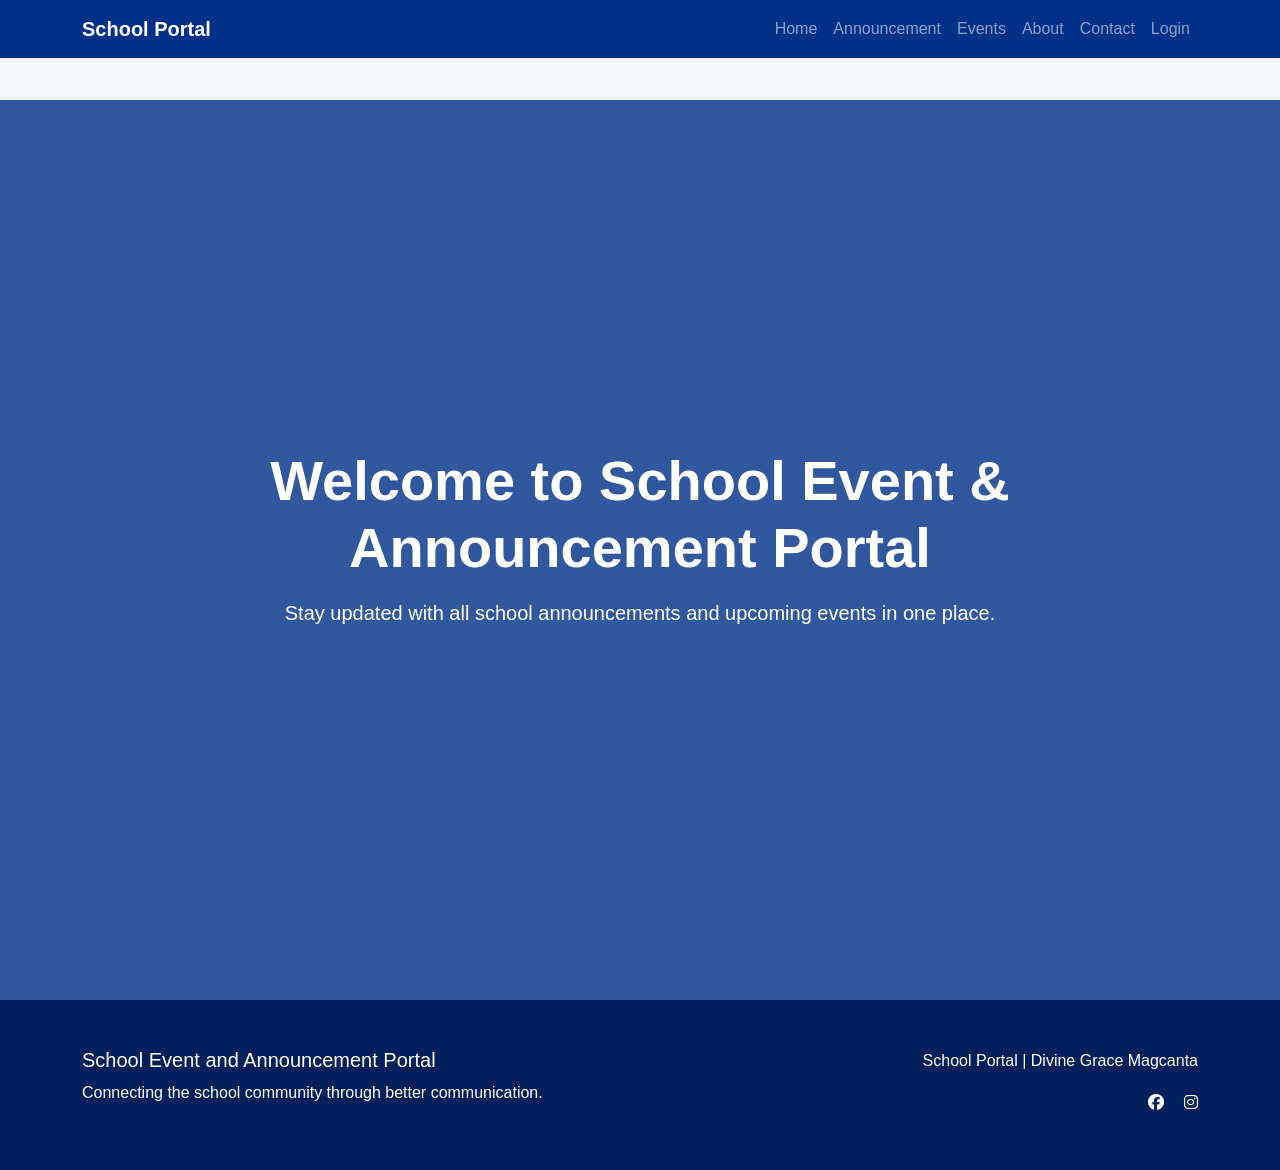
<file: student-dashboard.html>
<!DOCTYPE html>
<html lang="en">
<head>
<meta charset="UTF-8">
<meta name="viewport" content="width=device-width, initial-scale=1.0">
<title>Student Dashboard</title>
    <link rel="stylesheet" href="style.css">
<link href="https://cdn.jsdelivr.net/npm/bootstrap@5.3.3/dist/css/bootstrap.min.css" rel="stylesheet">

<style>
body {
    background: #f5f7fb;
    font-family: Arial, sans-serif;
}

/* HEADER */
.header {
    background: #003087;
    color: white;
    padding: 20px;
    border-radius: 10px;
}

/* CARD */
.card {
    border-radius: 12px;
    transition: 0.3s;
}
.card:hover {
    transform: translateY(-5px);
}
</style>
</head>

<body>

<div class="container py-5">

    <!-- HEADER -->
    <div class="header mb-4">
        <h2 id="studentName">Welcome Student</h2>
        <p id="studentEmail">Email: </p>
    </div>

    <div class="row g-4">

        <!-- PROFILE -->
        <div class="col-md-4">
            <div class="card p-3 shadow-sm">
                <h5>Profile</h5>
                <hr>
                <p><strong>Name:</strong> <span id="pName"></span></p>
                <p><strong>Email:</strong> <span id="pEmail"></span></p>
                <p><strong>Role:</strong> Student</p>

                <button class="btn btn-danger btn-sm mt-2" onclick="logout()">
                    Logout
                </button>
            </div>
        </div>

        <!-- ANNOUNCEMENTS -->
        <div class="col-md-4">
            <div class="card p-3 shadow-sm">
                <h5>Announcements</h5>
                <hr>

                <ul>
                    <li>Exam schedule released</li>
                    <li>Library closed on Friday</li>
                    <li>Grades are now available</li>
                </ul>
            </div>
        </div>

        <!-- EVENTS -->
        <div class="col-md-4">
            <div class="card p-3 shadow-sm">
                <h5>Upcoming Events</h5>
                <hr>

                <ul>
                    <li>Graduation Rehearsal - May 20</li>
                    <li>Sports Festival - May 25</li>
                    <li>Final Exams - June 5</li>
                </ul>
            </div>
        </div>

    </div>
</div>

<script>
// LOAD USER DATA
const name = localStorage.getItem("portalName");
const email = localStorage.getItem("portalUser");
const role = localStorage.getItem("portalRole");

// IF NOT LOGGED IN → REDIRECT BACK
if (!email || role !== "student") {
    alert("Please login first!");
    window.location.href = "index.html";
}

// DISPLAY DATA
document.getElementById("studentName").innerText = "Welcome " + name;
document.getElementById("studentEmail").innerText = "Email: " + email;

document.getElementById("pName").innerText = name;
document.getElementById("pEmail").innerText = email;

// LOGOUT FUNCTION
function logout() {
    localStorage.clear();
    window.location.href = "index.html";
}
</script>

</body>
</html>
</file>
<file: style.css>
:root {
    --primary-blue: #003087;
    --light-blue: #0077cc;
}

body {
    font-family: 'Roboto', Arial, sans-serif;
    line-height: 1.6;
    padding-top: 100px;
}

/* Navbar */
.navbar {
    background-color: var(--primary-blue) !important;
    position:fixed;
    top: 0;
    left: 0;
    width:100%;
    z-index: 9999;
}
.nav-link.active {
    font-weight: bold;
    
}

/* Hero Section */
.hero {
    background-color: #003087;

    background: linear-gradient(
        rgba(0, 48, 135, 0.8), 
        rgba(0, 48, 135, 0.8)
    ),
    url('https://source.unsplash.com/random/1920x1080/?school') center/cover no-repeat;

    /* CHANGE SIZE */
    height: 100vh;          /* Height of homepage */
    width: 100%;            /* Full width */

    /* SPACING */
    padding: 100px;     /* Top-Bottom | Left-Right */

    /* TEXT SETTINGS */
    color: white;
    text-align: center;

    /* CENTER CONTENT */
    display: flex;
    justify-content: center;
    align-items: center;
}
/* FULL SCREEN EVENTS */
#events {
    height: 100vh;
    display: flex;
    align-items: center;
    justify-content: center;
    padding: 40px;
    position:fixed
}

/* CONTAINER WIDTH */
#events .container {
    max-width: 1200px;
}

/* CARD DESIGN */
#events .card {
    border-radius: 15px;
    transition: 0.3s;
}

#events .card:hover {
    transform: translateY(-8px);
}

/* EVENT DATE */
#events .event-date {
    width: 70px;
    height: 80px;
    background-color: #0077cc;
    color: white;
    border-radius: 10px;
    text-align: center;
    padding: 10px;
}

/* TEXT SIZE */
#events .event-date .fs-3 {
    font-size: 22px;
}

/* CARD BODY */
#events .card-body {
    padding: 15px;
}

/* BUTTON */
#events .btn {
    margin-top: 10px;
}

/* Cards */
.card-announcement {
    transition: transform 0.3s;

    padding: 100px;
}

.card-announcement:hover {
    transform: translateY(-10px);
    padding: 100px;
}
/* UPCOMING EVENTS CARD */
.event-card {
    height: 350px;       /* CARD HEIGHT */
    width: 100%;         /* CARD WIDTH */
    padding: 20px;       /* INSIDE SPACE */
    border-radius: 15px;
    padding: 100px;
}

/* EVENT TEXT */
.event-card h5 {
    font-size: 24px;
    font-weight: bold;
    padding: 100px;
}

/* EVENT DETAILS */
.event-card p {
    font-size: 16px;
    padding: 100px;
}

/* EVENT DATE BOX */
.event-date {
    width: 80px;
    height: 90px;
    padding: 10px;
    border-radius: 10px;
    background-color: #0077cc;
    color: white;
    text-align: center;
    padding: 100px;
}
/* CHANGE SIZE */
.event-card {
    height: 100vh;          /* Height of homepage */
    width: 100%;            /* Full width */

    /* SPACING */
    padding: 100px;     /* Top-Bottom | Left-Right */

    /* TEXT SETTINGS */
    color: white;
    text-align: center;

    /* CENTER CONTENT */
    display: flex;
    justify-content: center;
    align-items: center;
    transition: transform 0.3s;

    /* GENERAL */
body {
    background-color: #f5f7fb;
    font-family: 'Segoe UI', sans-serif;

    .event-date {
            background: #0d6efd;
            color: white;
            padding: 10px;
            border-radius: 10px;
            text-align: center;
            width: 70px;
        }

        .card {
            border-radius: 15px;
            transition: 0.3s;
        }

        .card:hover {
            transform: translateY(-5px);
        }
}


/* SECTION TITLE */
#announcements {
    scroll-margin-top: 80px; 
}

#announcements h2 {
    font-weight: bold;
    color: #333;
}

/* CARD DESIGN */
.card-announcement {
    border: none;
    border-radius: 15px;
    transition: all 0.3s ease;
    overflow: hidden;
}

/* CARD HOVER EFFECT */
.card-announcement:hover {
    transform: translateY(-8px);
    box-shadow: 0 10px 25px rgba(0, 0, 0, 0.15);
}

/* CARD BODY */
.card-announcement .card-body {
    padding: 20px;
}

/* TITLE */
.card-title {
    font-weight: 600;
    color: #222;
}

/* TEXT */
.card-text {
    font-size: 14px;
    color: #555;
}

/* FOOTER */
.card-footer {
    border-top: none;
    background: transparent;
    padding: 15px;
}

/* BUTTON STYLE */
.card-announcement .btn {
    width: 100%;
    border-radius: 30px;
    transition: all 0.3s ease;
    font-weight: 500;
}

/* BUTTON HOVER */
.card-announcement .btn:hover {
    transform: scale(1.05);
    box-shadow: 0 5px 15px rgba(0,0,0,0.2);
}

/* BUTTON CLICK */
.card-announcement .btn:active {
    transform: scale(0.95);
}

/* BADGES */
.badge {
    font-size: 12px;
    padding: 6px 10px;
    border-radius: 20px;
}

/* MODAL DESIGN */
.modal-content {
    border-radius: 15px;
    overflow: hidden;
}

/* MODAL HEADER */
.modal-header {
    background: #0d6efd;
    color: white;
    border-bottom: none;
}

/* MODAL TITLE */
.modal-title {
    font-weight: bold;
}

/* CLOSE BUTTON WHITE */
.btn-close {
    filter: invert(1);
}

/* MODAL BODY */
.modal-body {
    font-size: 15px;
    color: #444;
    padding: 20px;
}

/* RESPONSIVE SPACING */
@media (max-width: 768px) {
    #announcements {
        padding: 30px 10px;
    }
}
}

#contact {
    min-height: 100vh;
    display: flex;
    align-items: center;
    justify-content: center;
}

/* FORM CONTAINER */
#contact .col-lg-8 {
    width: 100%;
    max-width: 700px;

    background: #ffffff;
    padding: 100px;              /* INNER PADDING (MAIN ONE) */
    border-radius: 15px;

    box-shadow: 0 10px 25px rgba(0,0,0,0.1);

    margin: auto;
    
}

/* TITLE */
#contact h2 {
    font-weight: bold;
    color: var(--primary-blue);
    margin-top: 20px;
    margin-bottom: 20px;
}

/* INPUTS */
#contact .form-control,
#contact .form-select {
    border-radius: 10px;
    padding: 12px 15px;         /* INPUT PADDING */
    border: 1px solid #ddd;
    transition: 0.3s;
}

/* INPUT FOCUS */
#contact .form-control:focus,
#contact .form-select:focus {
    border-color: var(--light-blue);
    box-shadow: 0 0 8px rgba(0,119,204,0.3);
}

/* TEXTAREA */
#contact textarea {
    resize: none;
}

/* BUTTON */
#contact .btn {
    background-color: var(--primary-blue);
    border: none;
    border-radius: 10px;

    padding: 12px;              /* BUTTON SIZE */
    font-weight: bold;
    transition: 0.3s;
}

/* BUTTON HOVER */
#contact .btn:hover {
    background-color: var(--light-blue);
}
.footer {
            background-color: #00205c;
}
/* ABOUT SECTION */
#about {
    padding: 80px 0;
    min-height: 100vh; /* buong screen */
    display: flex;
    align-items: center;
}

/* TEXT SIDE */
#about h2 {
    font-size: 2.5rem;
    font-weight: bold;
    color: #0d6efd;
}

#about .lead {
    font-size: 1.1rem;
    color: #555;
    line-height: 1.8;
}

/* LIST STYLE */
.list-group-item {
    border: none;
    background: transparent;
    font-size: 1rem;
    padding-left: 0;
    color: #333;
}

/* BUTTON */
#about .btn-primary {
    padding: 10px 25px;
    border-radius: 30px;
    font-weight: 600;
    transition: 0.3s ease;
}

#about .btn-primary:hover {
    transform: translateY(-2px);
    box-shadow: 0 5px 15px rgba(0,0,0,0.2);
}

/* IMAGE */
#about img {
    max-width: 100%;
    height: auto;
    border-radius: 15px;
    transition: 0.3s ease;
}

#about img:hover {
    transform: scale(1.02);
}

/* MODAL DESIGN */
.modal-content {
    border-radius: 15px;
    overflow: hidden;
}

.modal-header {
    border-bottom: none;
}

.modal-body {
    padding: 25px;
    font-size: 1rem;
    color: #444;
}

/* RESPONSIVE */
@media (max-width: 768px) {

    #about {
        padding: 60px 20px;
        text-align: center;
    }

    #about h2 {
        font-size: 2rem;
    }

    #about .lead {
        font-size: 1rem;
    }

    .list-group-item {
        text-align: left;
    }

    #about img {
        margin-top: 30px;
    }
}

/* LOGIN MODAL DESIGN */

.modal-content{
    border-radius: 15px;
    overflow: hidden;
    border: none;
    box-shadow: 0 8px 25px rgba(0,0,0,0.2);
    animation: fadeIn 0.3s ease;
}

/* HEADER */
.modal-header{
    background: linear-gradient(135deg, #0d6efd, #0056d2);
    border-bottom: none;
    padding: 18px 25px;
    padding-top: 50px;
}

.modal-title{
    font-weight: 600;
    font-size: 22px;
}

/* BODY */
.modal-body{
    padding: 25px;
    background: #f8f9fa;
}

/* LABELS */
.modal-body label{
    font-weight: 500;
    margin-bottom: 5px;
    color: #333;
}

/* INPUTS */
.form-control,
.form-select{
    border-radius: 10px;
    padding: 10px 14px;
    border: 1px solid #ccc;
    transition: 0.3s;
}

.form-control:focus,
.form-select:focus{
    border-color: #0d6efd;
    box-shadow: 0 0 8px rgba(13,110,253,0.3);
}

/* ERROR MESSAGE */
#loginError{
    font-size: 14px;
    font-weight: 500;
    margin-top: 10px;
}

/* FOOTER */
.modal-footer{
    border-top: none;
    padding: 20px;
    background: #fff;
}

/* BUTTONS */
.btn-primary{
    background: linear-gradient(135deg, #0d6efd, #0056d2);
    border: none;
    border-radius: 10px;
    padding: 10px 20px;
    transition: 0.3s;
}

.btn-primary:hover{
    transform: translateY(-2px);
    background: linear-gradient(135deg, #0056d2, #0040a8);
}

.btn-secondary{
    border-radius: 10px;
    padding: 10px 20px;
}

/* REGISTER TEXT */
.text-center small{
    color: #555;
}

.text-center a{
    color: #0d6efd;
    text-decoration: none;
    font-weight: 500;
}

.text-center a:hover{
    text-decoration: underline;
}

/* ANIMATION */
@keyframes fadeIn{
    from{
        transform: translateY(-20px);
        opacity: 0;
    }
    to{
        transform: translateY(0);
        opacity: 1;
    }
}
/* MAIN BOX */
.form-box{
    width:400px;
    background:white;
    padding:30px;
    border-radius:12px;
    box-shadow:0 0 20px rgba(0,0,0,0.3);
}

/* TITLE */
.title{
    text-align:center;
    margin-bottom:25px;
    color:#002b7f;
    font-weight:bold;
}

/* LINKS */
.toggle-link{
    text-align:center;
    margin-top:15px;
}

/* HIDE REGISTER FIRST */
#registerForm{
    display:none;
}
        



/* login */

body{
            background:#f4f6f9;
            font-family:Arial, sans-serif;
            overflow-x:hidden;
        }

        /* SIDEBAR */
        .sidebar{
            width:250px;
            height:100vh;
            background:#003087;
            position:fixed;
            padding:20px;
            color:white;
        }

        .sidebar h3{
            margin-bottom:30px;
        }

        .sidebar a{
            display:block;
            color:white;
            text-decoration:none;
            padding:12px;
            border-radius:10px;
            margin-bottom:10px;
            transition:0.3s;
        }

        .sidebar a:hover,
        .sidebar a.active{
            background:#0056b3;
            padding-left:20px;
        }

        /* MAIN */
        .main-content{
            margin-left:260px;
            padding:30px;
        }

        /* CARDS */
        .card{
            border:none;
            border-radius:15px;
            transition:0.3s;
        }

        .card:hover{
            transform:translateY(-5px);
            box-shadow:0 10px 20px rgba(0,0,0,0.2);
        }

        /* SECTIONS */
        .dashboard-section{
            display:none;
            animation:fade 0.5s ease;
        }

        .dashboard-section.active{
            display:block;
        }

        @keyframes fade{
            from{
                opacity:0;
                transform:translateY(20px);
            }

            to{
                opacity:1;
                transform:translateY(0);
            }
        }

        /* MOBILE */
        @media(max-width:768px){

            .sidebar{
                width:100%;
                height:auto;
                position:relative;
            }

            .main-content{
                margin-left:0;
            }

        }


        /* =========================
   BACKDROP FIX (optional polish)
========================= */
.modal-backdrop.show {
    opacity: 0.6;
}

/* =========================
   MODAL MAIN STYLE
========================= */
.modal-content {
    border-radius: 15px;
    overflow: hidden;
    border: none;
    box-shadow: 0 10px 30px rgba(0,0,0,0.3);
}

/* =========================
   HEADER STYLES
========================= */
.modal-header {
    border-bottom: none;
    padding: 18px 20px;
}

.modal-header.bg-primary {
    background: linear-gradient(135deg, #0d6efd, #0a58ca);
}

.modal-header.bg-success {
    background: linear-gradient(135deg, #198754, #146c43);
}

.modal-title {
    font-weight: bold;
    letter-spacing: 0.5px;
}

/* =========================
   BODY STYLES
========================= */
.modal-body {
    padding: 25px;
    background: #f8f9fa;
}

/* INPUT FIELDS */
.modal-body input,
.modal-body select {
    border-radius: 10px;
    padding: 10px;
    border: 1px solid #ddd;
    transition: 0.3s;
}

.modal-body input:focus,
.modal-body select:focus {
    border-color: #0d6efd;
    box-shadow: 0 0 8px rgba(13,110,253,0.3);
}

/* LABELS */
.modal-body label {
    font-weight: 600;
    margin-bottom: 5px;
}

/* =========================
   BUTTONS
========================= */
.modal-footer {
    border-top: none;
    background: #fff;
    padding: 15px;
}

.btn-primary,
.btn-success {
    border-radius: 10px;
    padding: 10px 20px;
    font-weight: bold;
    transition: 0.3s;
}

.btn-primary:hover {
    background: #0a58ca;
    transform: translateY(-2px);
}

.btn-success:hover {
    background: #146c43;
    transform: translateY(-2px);
}

.btn-secondary {
    border-radius: 10px;
}

/* =========================
   ERROR / MESSAGE TEXT
========================= */
#loginError,
#registerMessage {
    font-size: 14px;
    font-weight: 500;
}

/* SUCCESS TEXT */
.text-success {
    color: #198754 !important;
}

/* ERROR TEXT */
.text-danger {
    color: #dc3545 !important;
}

/* =========================
   FOOTER LINK INSIDE MODAL
========================= */
.modal .text-center small a {
    color: #0d6efd;
    font-weight: 600;
    text-decoration: none;
}

.modal .text-center small a:hover {
    text-decoration: underline;
}

/* =========================
   ANIMATION EFFECT
========================= */
.modal.fade .modal-dialog {
    transform: scale(0.8);
    transition: all 0.25s ease-in-out;
}

.modal.show .modal-dialog {
    transform: scale(1);
}
</file>
